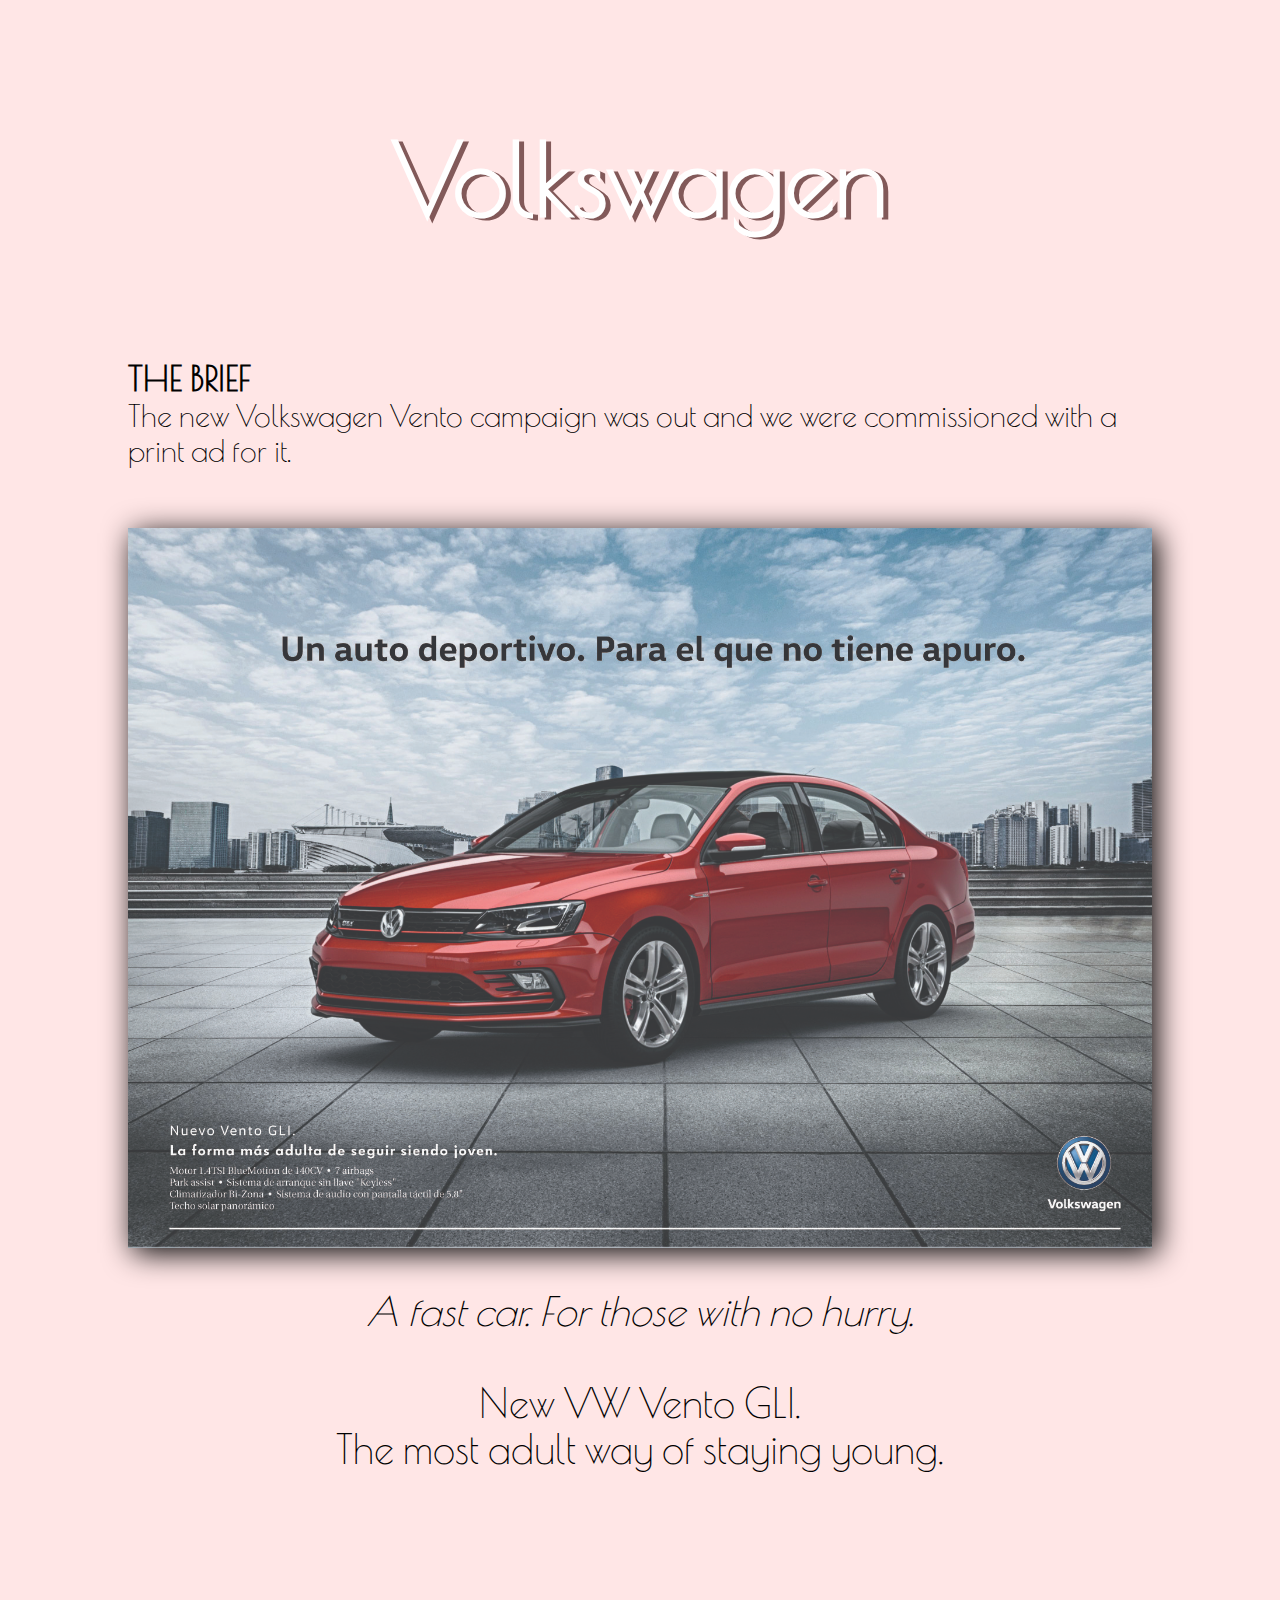
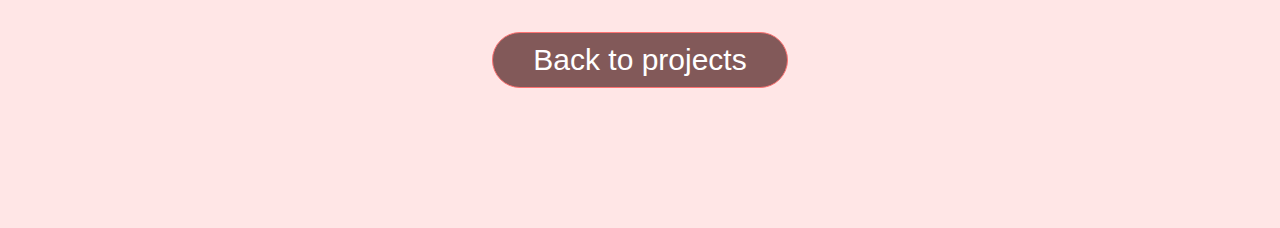
<file: volkswagen/volkswagen.html>
<!DOCTYPE html>
<html lang="en" dir="ltr">
  <head>

    <!-- POIRET FONT -->
    <link rel="preconnect" href="https://fonts.googleapis.com">
<link rel="preconnect" href="https://fonts.gstatic.com" crossorigin>
<link href="https://fonts.googleapis.com/css2?family=Poiret+One&display=swap" rel="stylesheet">

<link rel="stylesheet" href="volkswagen.css">

    <meta charset="utf-8">
    <title>Volkswagen</title>
  </head>
  <body>


    <h1 class="volkswagen-title">Volkswagen</h1>

    <div class="volkswagen-info">
      <h3>THE BRIEF</h3>
      <p>The new Volkswagen Vento campaign was out and we were commissioned with a print ad for it.</p>
    </div>



    <figure class="fig-vento">
    <img class="vento" src="vw-vento.jpeg" alt="Print ad for the new Volkswagen Vento.">
    <figcaption class="fig-txt">
      <em>A fast car. For those with no hurry.</em><br><br>

      New VW Vento GLI.<br>
      The most adult way of staying young.
    </figcaption>

    </figure>


    <a href="https://fbarbieri.netlify.app/#projects"> <button class="back" type="button" name="button">Back to projects</button></a>

  </body>
</html>
</file>
<file: volkswagen/volkswagen.css>
*{
  margin: 0;
  padding: 0;
}

html{
  font-size: 20px;
}


body{
  font-family: 'Poiret One', cursive;
  text-align: center;
  background-color: #FFE6E6;
}

.volkswagen-title{
  font-size: 5rem;
  color: white;
  text-shadow: 5px 2px #825959;
  margin: 6rem auto 3rem auto;
}

.volkswagen-info{
  font-size: 1.5rem;
  color: black;
  margin: 6rem auto 3rem auto;
  text-align: left;
  width: 80%;
}

.vento{
  display: block;
  width: 80%;
  height: auto;
  margin: 2rem auto 2rem auto;
  filter: drop-shadow(5px 5px 15px);
}

.fig-vento{
  margin-bottom: 5rem;
}

.fig-txt{
  font-size: 2rem;
}

.back{
  background-color: #825959;
  font-size: 1.5rem;
  color: white;
  border-radius: 5rem;
  padding: 0.5rem 2rem 0.5rem 2rem;
  transform: translateY(3rem);
  border: 1px solid #FF7171;
  cursor: pointer;
  transition: background-color 0.5s ease, filter 0.5s ease, border-radius 0.5s ease;
  margin: 0 auto 10rem auto;
}

.back:hover{
  background-color: white;
  filter: drop-shadow(2px 2px 7px white);
  border-radius: 0rem;
  text-shadow: none;
  color: #825959;
}
</file>
